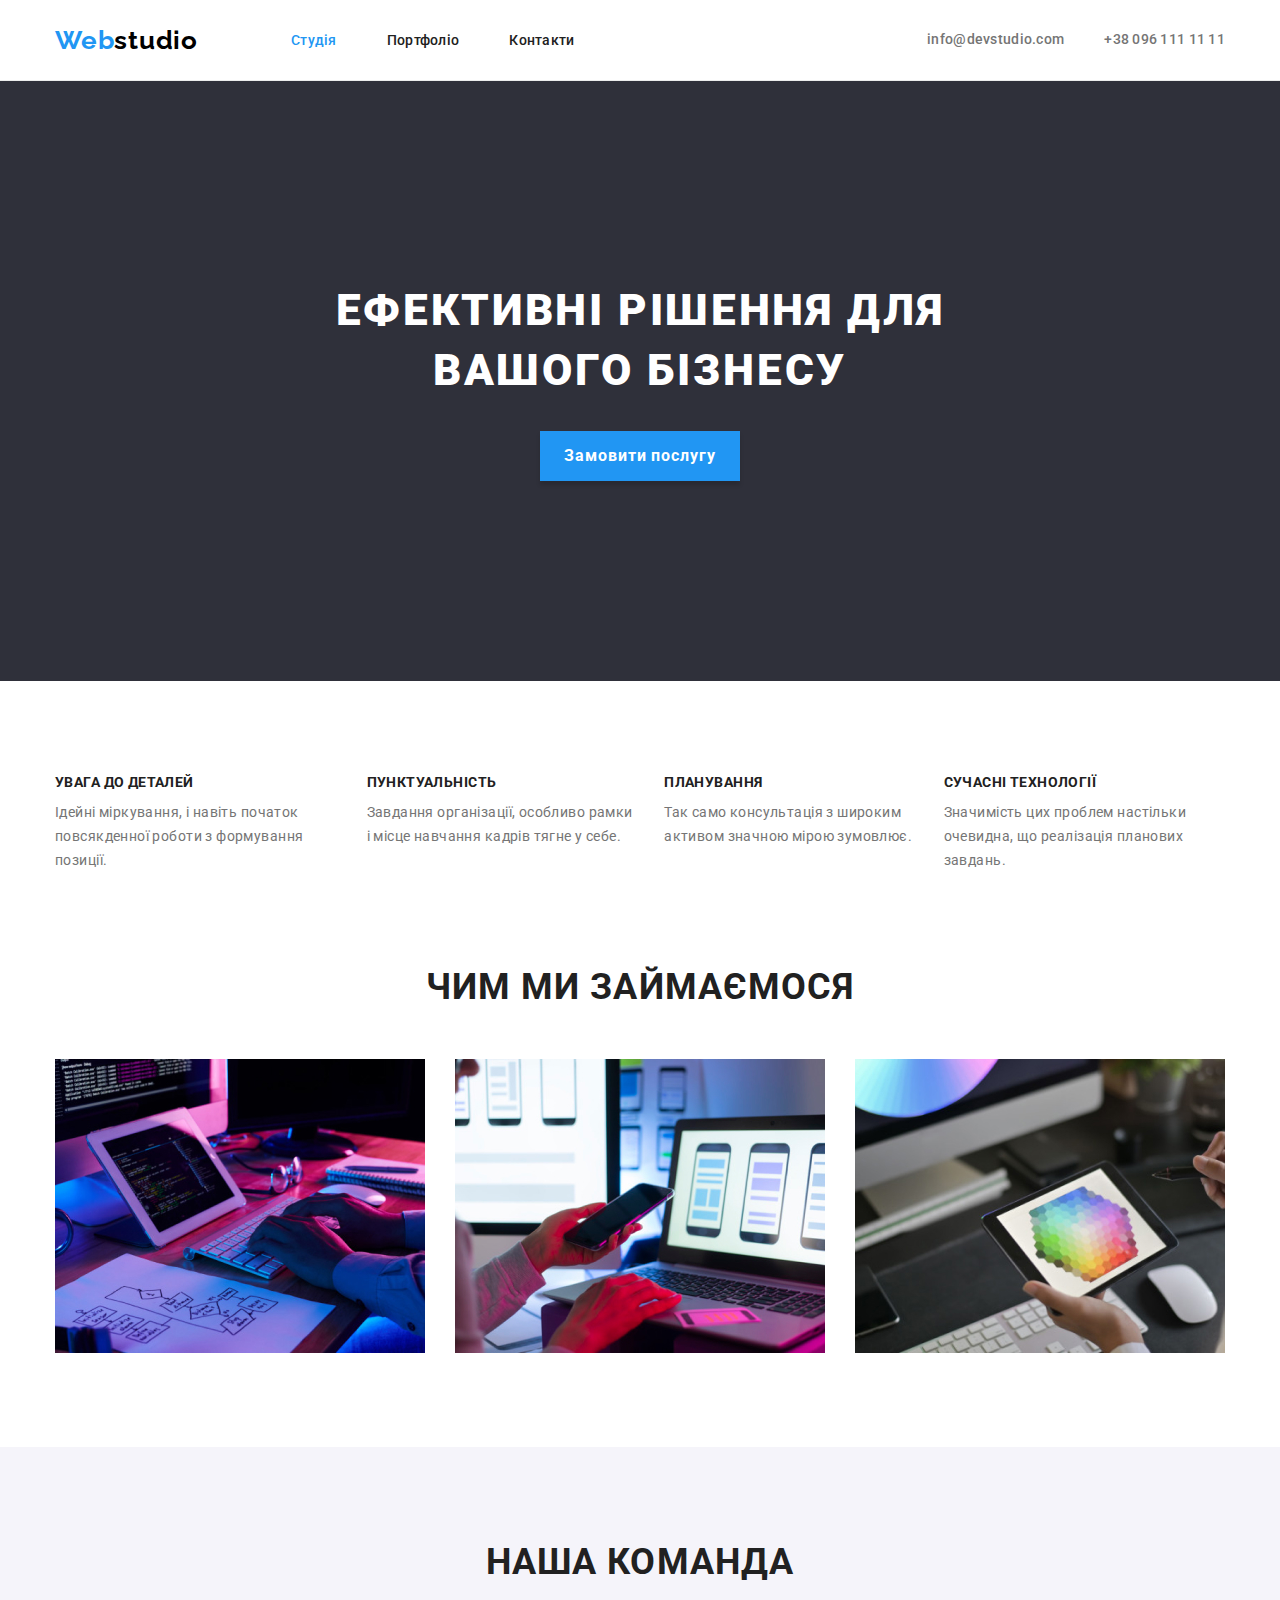
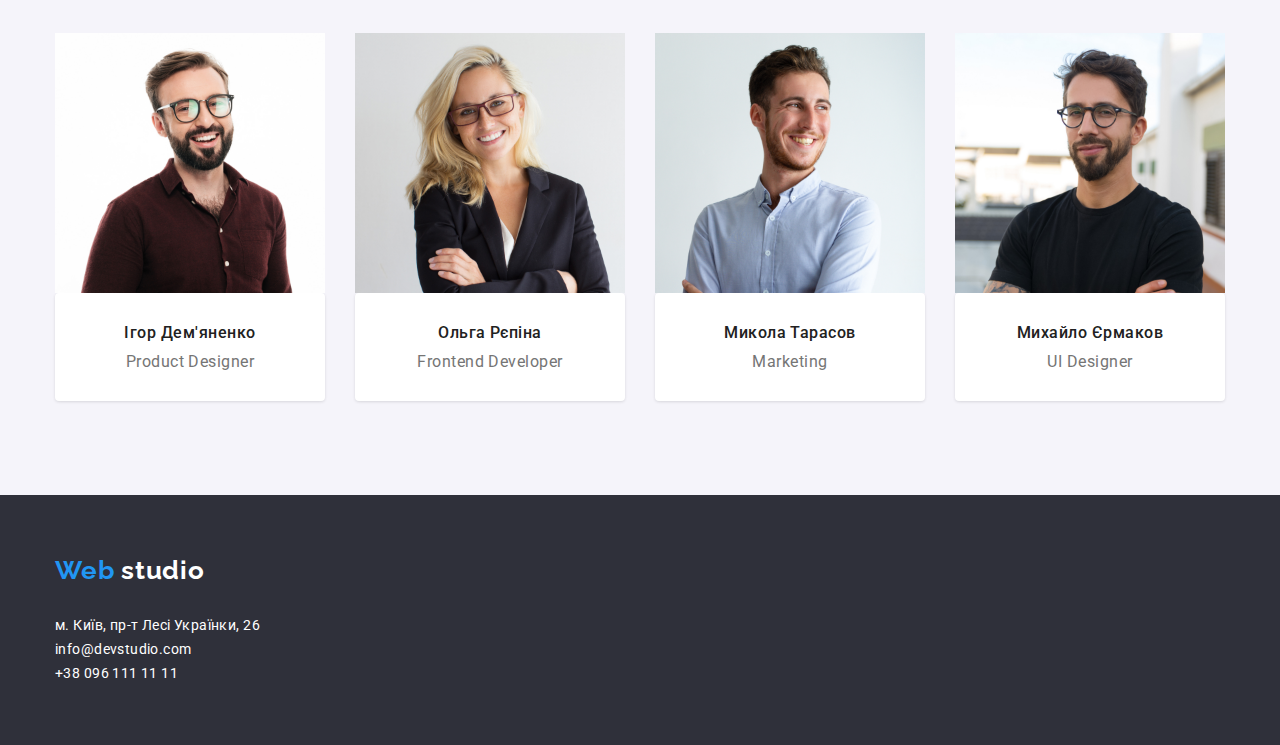
<file: index.html>
<!DOCTYPE html>
<html lang="uk">
  <head>
    <meta charset="UTF-8" />
    <meta http-equiv="X-UA-Compatible" content="IE=edge" />
    <meta name="viewport" content="width=device-width, initial-scale=1.0" />
    <title>Homework3</title>
    <!--Fonts-->
    <link rel="preconnect" href="https://fonts.googleapis.com" />
    <link rel="preconnect" href="https://fonts.gstatic.com" crossorigin />
    <link
      href="https://fonts.googleapis.com/css2?family=Raleway:wght@700&family=Roboto:wght@400;500;700;900&display=swap"
      rel="stylesheet"
    />
    <!--normalize-->
    <link
      rel="stylesheet"
      href="https://cdnjs.cloudflare.com/ajax/libs/modern-normalize/1.1.0/modern-normalize.min.css"
    />
    <!--styles-->
    <link rel="stylesheet" href="./css/style.css" />
  </head>
  <body>
    <!--Шапка-->
    <header class="header">
      <div class="container">
        <div class="header-container header-logo">
          <a class="logo" lang="en" href="./index.html">
            <span class="accent">Web</span>studio</a
          >
          <!-- Навігація-->
          <nav class="navigation">
            <ul class="navigation-item">
              <li>
                <a class="nav-content current" href="./index.html">Студія </a>
              </li>
              <li>
                <a class="nav-content" href="./portfolio.html">Портфоліо</a>
              </li>
              <li>
                <a class="nav-content" href="#">Контакти</a>
              </li>
            </ul>
          </nav>

          <ul class="contact-card">
            <li>
              <a
                href="mailto:info@devstudio.com"
                class="contact-card contact-link"
                >info@devstudio.com</a
              >
            </li>
            <li>
              <a href="tel:+380961111111" class="contact-card contact-link"
                >+38 096 111 11 11</a
              >
            </li>
          </ul>
        </div>
      </div>
    </header>

    <!-- Main-->
    <main>
      <section class="section hero">
        <div class="container">
          <h1 class="hero-title">Ефективні рішення для вашого бізнесу</h1>
          <button class="hero-btn">Замовити послугу</button>
        </div>
      </section>
      <section class="section advantage">
        <div class="container">
          <h2 hidden>переваги</h2>
          <ul class="advantage-list">
            <li class="advantage-item">
              <h3 class="advantage-title">увага до деталей</h3>
              <p class="advantage-text">
                Ідейні міркування, і навіть початок повсякденної роботи з
                формування позиції.
              </p>
            </li>
            <li class="advantage-item">
              <h3 class="advantage-title">пунктуальність</h3>
              <p class="advantage-text">
                Завдання організації, особливо рамки і місце навчання кадрів
                тягне у себе.
              </p>
            </li>
            <li class="advantage-item">
              <h3 class="advantage-title">планування</h3>
              <p class="advantage-text">
                Так само консультація з широким активом значною мірою зумовлює.
              </p>
            </li>
            <li class="advantage-item">
              <h3 class="advantage-title">сучасні технології</h3>
              <p class="advantage-text">
                Значимість цих проблем настільки очевидна, що реалізація
                планових завдань.
              </p>
            </li>
          </ul>
        </div>
      </section>

      <section class="section">
        <div class="container">
          <h2 class="direction-title">чим ми займаємося</h2>
          <ul class="direction-card">
            <li class="direction-list">
              <img
                src="./images/img.jpg"
                alt=" men hands on laptop"
                width="370"
                height="294"
              />
            </li>

            <li class="direction-list">
              <img
                src="./images/img2.jpg"
                alt="women with phone"
                width="370"
                height="294"
              />
            </li>

            <li class="direction-list">
              <img
                src="./images/img3.jpg"
                alt="mosaic picture on tablet"
                width="370"
                height="294"
              />
            </li>
          </ul>
        </div>
      </section>

      <section class="section team">
        <div class="container">
          <h2 class="team-title">наша команда</h2>
          <div class="team">
            <ul class="team-card">
              <li class="item-team-card">
                <img
                  class="teamate"
                  src="./images/photo1.jpg"
                  alt="man with a beard"
                  width="270"
                  height="260"
                />
                <div class="team-members">
                  <h3 class="team-workers">Ігор Дем'яненко</h3>
                  <p class="team-professions" lang="en">Product Designer</p>
                </div>
              </li>
              <li>
                <img
                  class="teamate"
                  src="./images/photo2.jpg"
                  alt="women in a jacket"
                  width="270"
                  height="260"
                />
                <div class="team-members">
                  <h3 class="team-workers">Ольга Рєпіна</h3>
                  <p class="team-professions" lang="en">Frontend Developer</p>
                </div>
              </li>

              <li>
                <img
                  class="teamate"
                  src="./images/photo3.jpg"
                  alt="man in a shirt"
                  width="270"
                  height="260"
                />
                <div class="team-members">
                  <h3 class="team-workers">Микола Тарасов</h3>
                  <p class="team-professions" lang="en">Marketing</p>
                </div>
              </li>

              <li>
                <img
                  class="teamate"
                  src="./images/photo4.jpg"
                  alt="man in a t-shirt"
                  width="270"
                  height="260"
                />
                <div class="team-members">
                  <h3 class="team-workers">Михайло Єрмаков</h3>
                  <p class="team-professions" lang="en">UI Designer</p>
                </div>
              </li>
            </ul>
          </div>
        </div>
      </section>
    </main>

    <!--Футер-->

    <footer class="footer">
      <div class="container">
        <a class="logo footer-logo" lang="en" href="./index.html"
          ><span class="accent">Web</span>
          <span class="span-logo">studio</span>
        </a>

        <address>
          <ul>
            <li class="footer-item">
              <a
                class="footer-link"
                href="https://www.google.com.ua/maps/place/%D0%B1%D1%83%D0%BB%D1%8C%D0%B2%D0%B0%D1%80+%D0%9B%D0%B5%D1%81%D1%96+%D0%A3%D0%BA%D1%80%D0%B0%D1%97%D0%BD%D0%BA%D0%B8,+26,+%D0%9A%D0%B8%D1%97%D0%B2,+02000/@50.4265807,30.5361971,17z/data=!3m1!4b1!4m5!3m4!1s0x40d4cf0e033ecbe9:0x57a4dffefec77da0!8m2!3d50.4265807!4d30.5383859?hl=uk"
                target="_blank"
                rel="noopener noreferrer"
                >м. Київ, пр-т Лесі Українки, 26</a
              >
            </li>

            <li class="footer-item">
              <a href="mailto:info@devstudio.com" class="footer-link"
                >info@devstudio.com</a
              >
            </li>
            <li class="footer-item">
              <a href="tel:+380961111111" class="footer-link"
                >+38 096 111 11 11</a
              >
            </li>
          </ul>
        </address>
      </div>
    </footer>
  </body>
</html>
</file>
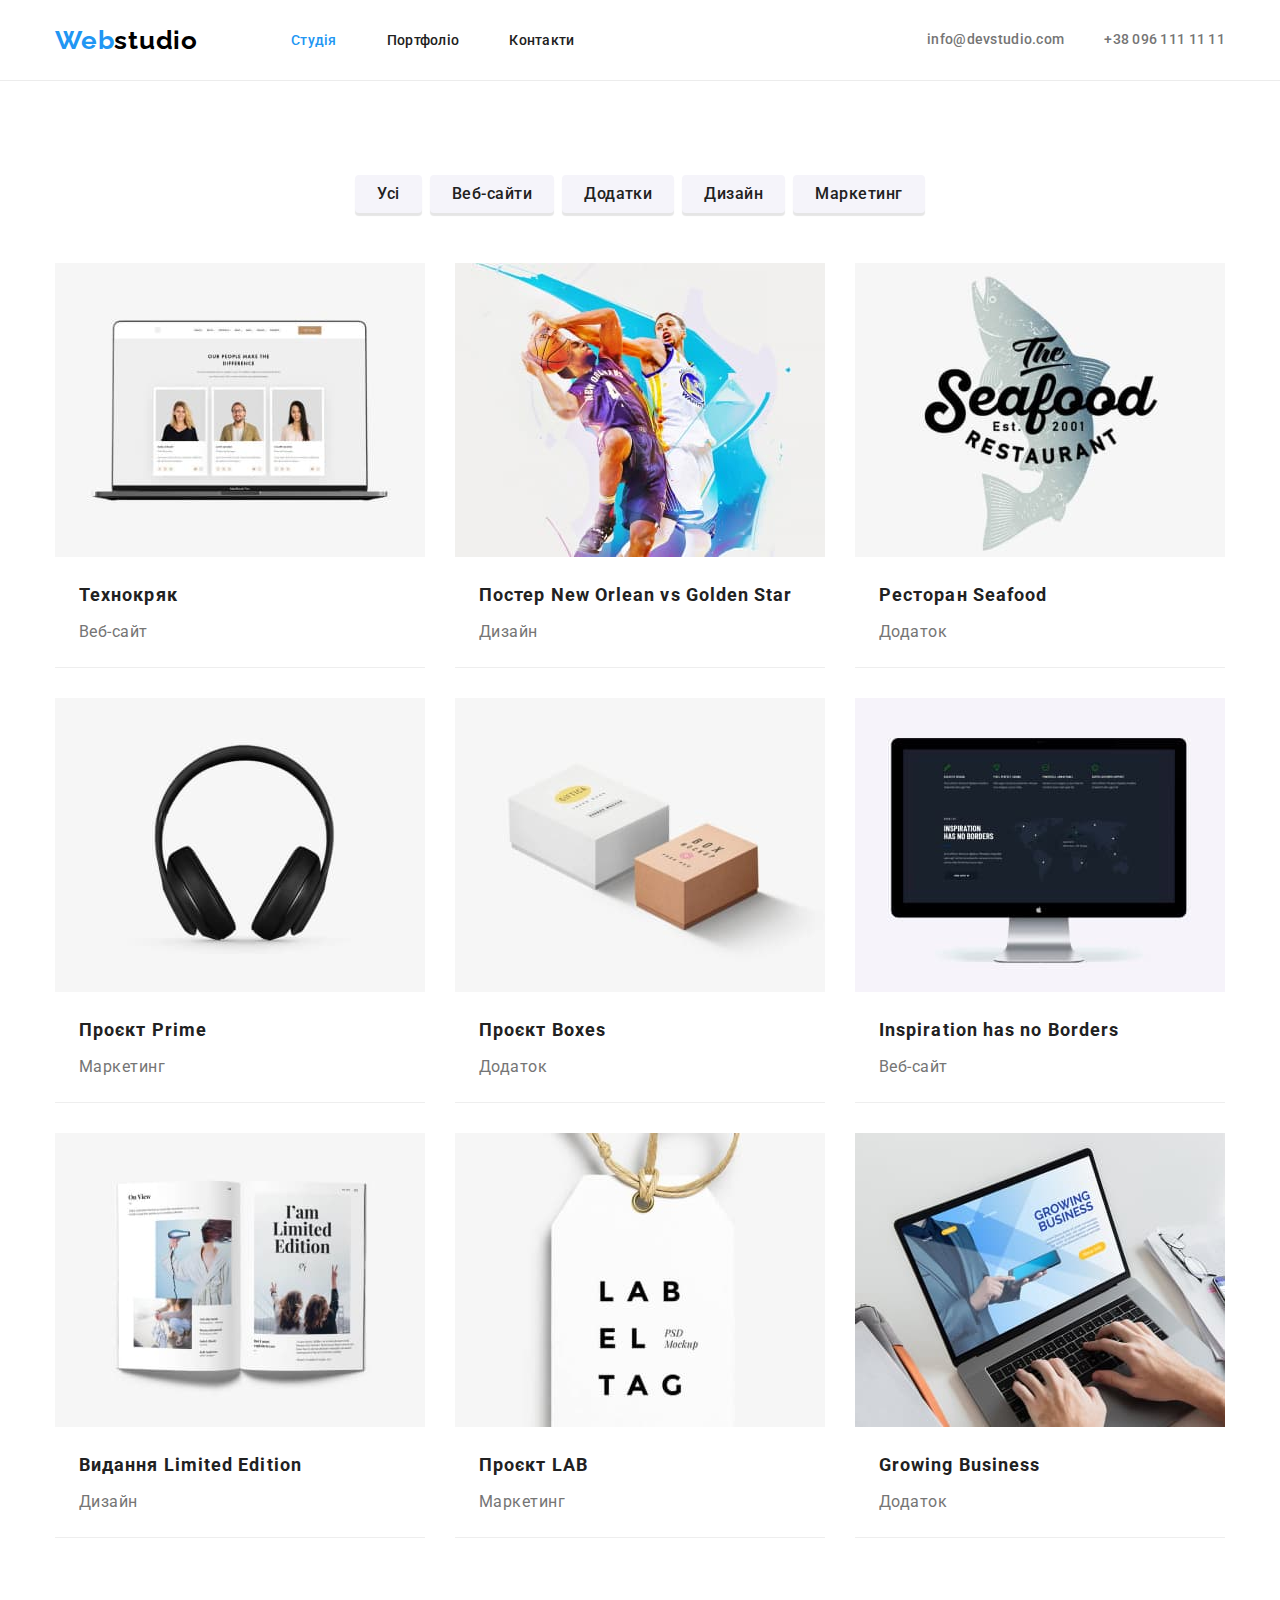
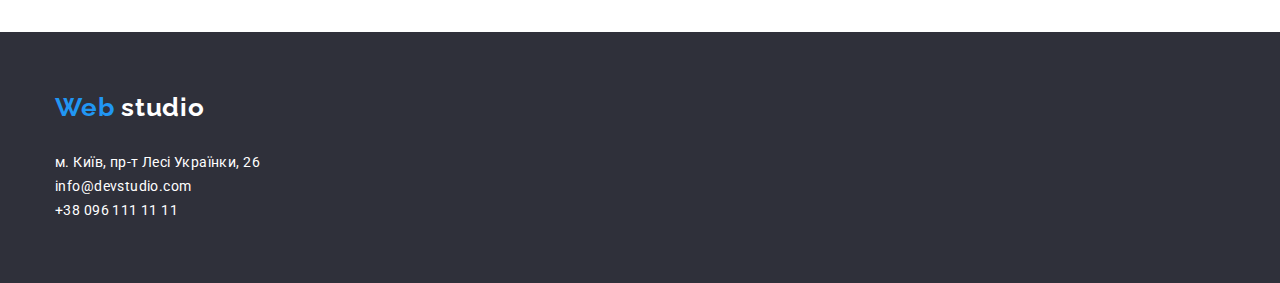
<file: portfolio.html>
<!DOCTYPE html>
<html lang="uk">
  <head>
    <meta charset="UTF-8" />
    <meta http-equiv="X-UA-Compatible" content="IE=edge" />
    <meta name="viewport" content="width=device-width, initial-scale=1.0" />
    <title>Homework3</title>
    <!--Fonts-->
    <link rel="preconnect" href="https://fonts.googleapis.com" />
    <link rel="preconnect" href="https://fonts.gstatic.com" crossorigin />
    <link
      href="https://fonts.googleapis.com/css2?family=Raleway:wght@700&family=Roboto:wght@400;500;700;900&display=swap"
      rel="stylesheet"
    />
    <!--normalize-->
    <link
      rel="stylesheet"
      href="https://cdnjs.cloudflare.com/ajax/libs/modern-normalize/1.1.0/modern-normalize.min.css"
    />
    <!--styles-->
    <link rel="stylesheet" href="./css/style.css" />
  </head>
  <body>
    <!--Шапка-->
    <header class="header">
      <div class="container">
        <div class="header-container header-logo">
          <a class="logo" lang="en" href="./index.html">
            <span class="accent">Web</span>studio</a
          >
          <!-- Навігація-->
          <nav class="navigation">
            <ul class="navigation-item">
              <li>
                <a class="nav-content current" href="./index.html">Студія </a>
              </li>
              <li>
                <a class="nav-content" href="./portfolio.html">Портфоліо</a>
              </li>
              <li>
                <a class="nav-content" href="#">Контакти</a>
              </li>
            </ul>
          </nav>

          <ul class="contact-card">
            <li>
              <a
                href="mailto:info@devstudio.com"
                class="contact-card contact-link"
                >info@devstudio.com</a
              >
            </li>
            <li>
              <a href="tel:+380961111111" class="contact-card contact-link"
                >+38 096 111 11 11</a
              >
            </li>
          </ul>
        </div>
      </div>
    </header>

    <!-- Main portfolio-->
    <main>
      <section class="section">
        <div class="container">
          <h1 hidden class="portfolio">portfolio</h1>
          <div class="cards">
            <ul class="button-cards">
              <li class="bottoms-item">
                <button class="buttons" type="button">Усі</button>
              </li>
              <li class="bottoms-item">
                <button class="buttons" type="button">Веб-сайти</button>
              </li>
              <li class="bottoms-item">
                <button class="buttons" type="button">Додатки</button>
              </li>
              <li class="bottoms-item">
                <button class="buttons" type="button">Дизайн</button>
              </li>
              <li class="bottoms-item">
                <button class="buttons" type="button">Маркетинг</button>
              </li>
            </ul>
          </div>
          <div class="project">
            <ul class="project-cards">
              <li class="project-list">
                <a href="#">
                  <img
                    class="project-img"
                    src="./images/plogo1.jpg"
                    alt="laptop with people"
                    width="370"
                    height="294"
                  />
                  <div class="list-box">
                    <h2 class="project-title">Технокряк</h2>
                    <p class="project-work">Веб-сайт</p>
                  </div>
                </a>
              </li>
              <li class="project-list">
                <a href="#">
                  <img
                    class="project-img"
                    src="./images/plogo2.jpg"
                    alt="basketball players"
                    width="370"
                    height="294"
                  />
                  <div class="list-box">
                    <h2 class="project-title">
                      Постер <span lang="en"> New Orlean vs Golden Star</span>
                    </h2>
                    <p class="project-work">Дизайн</p>
                  </div>
                </a>
              </li>
              <li class="project-list">
                <a href="#">
                  <img
                    class="project-img"
                    src="./images/plogo3.jpg"
                    alt="restaurant advertisement"
                    width="370"
                    height="294"
                  />
                  <div class="list-box">
                    <h2 class="project-title">
                      Ресторан <span lang="en">Seafood</span>
                    </h2>
                    <p class="project-work">Додаток</p>
                  </div>
                </a>
              </li>
              <li class="project-list">
                <a href="#">
                  <img
                    class="project-img"
                    src="./images/plogo4.jpg"
                    alt="headphones"
                    width="370"
                    height="294"
                  />
                  <div class="list-box">
                    <h2 class="project-title">
                      Проєкт <span lang="en">Prime</span>
                    </h2>
                    <p class="project-work">Маркетинг</p>
                  </div>
                </a>
              </li>
              <li class="project-list">
                <a href="#">
                  <img
                    class="project-img"
                    src="./images/plogo5.jpg"
                    alt="boxes"
                    width="370"
                    height="294"
                  />
                  <div class="list-box">
                    <h2 class="project-title">
                      Проєкт <span lang="en">Boxes</span>
                    </h2>
                    <p class="project-work">Додаток</p>
                  </div>
                </a>
              </li>
              <li class="project-list">
                <a href="#">
                  <img
                    class="project-img"
                    src="./images/plogo6.jpg"
                    alt="laptop"
                    width="370"
                    height="294"
                  />
                  <div class="list-box">
                    <h2 class="project-title" lang="en">
                      Inspiration has no Borders
                    </h2>
                    <p class="project-work">Веб-сайт</p>
                  </div>
                </a>
              </li>
              <li class="project-list">
                <a href="#">
                  <img
                    class="project-img"
                    src="./images/plogo7.jpg"
                    alt="book with people"
                    width="370"
                    height="294"
                  />
                  <div class="list-box">
                    <h2 class="project-title">
                      Видання <span lang="en">Limited Edition</span>
                    </h2>
                    <p class="project-work">Дизайн</p>
                  </div>
                </a>
              </li>
              <li class="project-list">
                <a href="#">
                  <img
                    class="project-img"
                    src="./images/plogo8.jpg"
                    alt="plate"
                    width="370"
                    height="294"
                  />
                  <div class="list-box">
                    <h2 class="project-title">
                      Проєкт <span lang="en">LAB</span>
                    </h2>
                    <p class="project-work">Маркетинг</p>
                  </div>
                </a>
              </li>
              <li class="project-list">
                <a href="#">
                  <img
                    class="project-img"
                    src="./images/plogo9.jpg"
                    alt="a man is typing on a laptop"
                    width="370"
                    height="294"
                  />
                  <div class="list-box">
                    <h2 class="project-title" lang="en">Growing Business</h2>
                    <p class="project-work">Додаток</p>
                  </div>
                </a>
              </li>
            </ul>
          </div>
        </div>
      </section>
    </main>
    <!--Футер-->

    <footer class="footer">
      <div class="container">
        <a class="logo footer-logo" lang="en" href="./index.html"
          ><span class="accent">Web</span>
          <span class="span-logo">studio</span>
        </a>

        <address>
          <ul>
            <li class="footer-item">
              <a
                class="footer-link"
                href="https://www.google.com.ua/maps/place/%D0%B1%D1%83%D0%BB%D1%8C%D0%B2%D0%B0%D1%80+%D0%9B%D0%B5%D1%81%D1%96+%D0%A3%D0%BA%D1%80%D0%B0%D1%97%D0%BD%D0%BA%D0%B8,+26,+%D0%9A%D0%B8%D1%97%D0%B2,+02000/@50.4265807,30.5361971,17z/data=!3m1!4b1!4m5!3m4!1s0x40d4cf0e033ecbe9:0x57a4dffefec77da0!8m2!3d50.4265807!4d30.5383859?hl=uk"
                target="_blank"
                rel="noopener noreferrer"
                >м. Київ, пр-т Лесі Українки, 26</a
              >
            </li>

            <li class="footer-item">
              <a href="mailto:info@devstudio.com" class="footer-link"
                >info@devstudio.com</a
              >
            </li>
            <li class="footer-item">
              <a href="tel:+380961111111" class="footer-link"
                >+38 096 111 11 11</a
              >
            </li>
          </ul>
        </address>
      </div>
    </footer>
  </body>
</html>
</file>
<file: css/style.css>
:root {
  --primary-text-color: #212121;
  --title-text-color: #757575;
  --accent-color: #2196f3;
  --primary-white-color: #ffffff;
  --primary-background-color: #ffffff;
  --logo-color: #000000;
  --hero-background-color: #2f303a;
  --footer-background-color: #2f303a;
  --btn-background-color: #188ce8;
  --team-background-color: #f5f4fa;
  --header-border-color: #ececec;
  --project-border-color: #eeeeee;
}
html {
  box-sizing: border-box;
}
*,
*::before,
*::after {
  box-sizing: inherit;
}

/*--для Боді*/
body {
  background-color: var(--primary-background-color);
  color: var(--primary-text-color);
  font-family: "Roboto", sans-serif;
}

h1,
h2,
h3,
h4,
h5,
h6,
p,
ul {
  margin: 0;
  padding: 0;
}
ul {
  list-style: none;
}

h2,
h3,
p,
li,
a {
  text-decoration: none;
  list-style-type: none;
}
img {
  display: block;
  max-width: 100%;
  height: auto;
}
/*Шапка*/

.header {
  border-bottom-width: 1px;
  border-bottom-style: solid;
  border-bottom-color: var(--header-border-color);
}

.container {
  width: 1200px;
  margin: 0 auto;
  padding-left: 15px;
  padding-right: 15px;
}
/*.header-logo {
  padding-top: 24px;
  padding-bottom: 25px;
}*/

.logo {
  /* padding-top: 24px;
  padding-bottom: 25px;*/
  color: var(--logo-color);
  font-family: "Raleway", sans-serif;
  font-weight: 700;
  font-size: 26px;
  line-height: 1.19;
  letter-spacing: 0.03em;
}
.accent {
  color: var(--accent-color);
}
.header-container {
  display: flex;
  align-items: center;
  /*width: 100%;
  align-items: center;
  justify-content: space-between;
  flex-grow: 1;
  gap: 93px;*/
}
.navigation {
  margin-left: 93px;
}
/* display: flex;
  align-items: center;
  flex-direction: row;
  flex-grow: 1;
  justify-content: space-between;
}*/

.navigation-item {
  display: flex;
  flex-direction: row;
  align-items: center;
  gap: 50px;
}

.contact-card {
  display: flex;
  align-items: center;
  gap: 40px;
  margin-left: auto;
}

.nav-content {
  padding-top: 32px;
  padding-bottom: 32px;
  color: var(--primary-text-color);
  font-weight: 500;
  font-size: 14px;
  line-height: 1.14;
  letter-spacing: 0.02em;
}
.current {
  color: var(--accent-color);
}

.nav-content:hover,
.nav-content:focus {
  color: var(--accent-color);
}
.contact-link {
  padding-top: 32px;
  padding-bottom: 32px;

  color: var(--title-text-color);
  font-weight: 500;
  font-size: 14px;
  line-height: 1.14;
  letter-spacing: 0.02em;
  text-decoration: none;
}
.contact-link:hover,
.contact-link:focus {
  color: var(--accent-color);
}
/*Main content*/
.section {
  max-width: 100%;
  padding-top: 94px;
  padding-bottom: 94px;
}

.hero {
  background-color: var(--hero-background-color);
  padding: 200px 0;
  text-align: center;
}

.hero-title {
  width: 696px;
  margin: 0 auto 30px;

  color: var(--primary-white-color);
  font-weight: 900;
  font-size: 44px;
  line-height: 1.36;
  text-align: center;
  letter-spacing: 0.06em;
  text-transform: uppercase;
}
.hero-btn {
  margin: 0 auto;
  padding: 10px 24px;
  color: var(--primary-white-color);
  background-color: var(--accent-color);
  box-shadow: 0px 4px 4px rgba(0, 0, 0, 0.15);
  border: none;

  font-weight: 700;
  font-size: 16px;
  line-height: 1.88;
  display: block;
  align-items: center;
  text-align: center;
  letter-spacing: 0.06em;
}
.hero-btn:hover,
.hero-btn:focus {
  background-color: var(--btn-background-color);
}
/* section переваги*/
.advantage {
  padding-bottom: 0;
}

.advantage-list {
  display: flex;
  flex-direction: row;
  align-items: flex-start;
  /*flex-basis: calc(100% / 4- 90px);*/
  gap: 30px;
}
.advantage-title {
  margin-bottom: 10px;

  padding-bottom: 0;
  color: var(--primary-text-color);
  font-weight: 700;
  font-size: 14px;
  line-height: 1.14;
  letter-spacing: 0.03em;
  text-transform: uppercase;
}
.advantage-text {
  color: var(--title-text-color);
  font-size: 14px;
  line-height: 1.71;
  letter-spacing: 0.03em;
}
/*section чим ми займаємось*/
.direction-card {
  display: flex;
  justify-content: space-between;
  gap: 30px;
}
.direction-title,
.team-title {
  padding-top: 0;
  margin-bottom: 50px;
  color: var(--primary-text-color);
  font-weight: 700;
  font-size: 36px;
  line-height: 1.17;
  text-align: center;
  letter-spacing: 0.03em;
  text-transform: uppercase;
}
/* section team*/
.team {
  background-color: var(--team-background-color);
}
.team-card {
  display: flex;
  flex-direction: row;
  align-items: center;
  justify-content: space-between;
  gap: 30px;
}

/*.teamate {
  background-color: var(--primary-white-color);*/

.team-members {
  padding: 30px 10px;
  background-color: var(--primary-white-color);
  border-radius: 4px;
  box-shadow: 0px 2px 1px 0px #00000033;
  box-shadow: 0px 1px 1px 0px #00000024;
  box-shadow: 0px 1px 3px 0px #0000001f;
}
.team-workers {
  margin-bottom: 10px;

  color: var(--primary-text-color);
  font-weight: 500;
  font-size: 16px;
  line-height: 1.19;
  text-align: center;
  letter-spacing: 0.03em;
}
.team-professions {
  color: var(--title-text-color);
  font-size: 16px;
  line-height: 1.19;
  text-align: center;
  letter-spacing: 0.03em;
}
/*footer*/
.footer {
  padding: 60px 0;
  background-color: var(--footer-background-color);
}
.footer-accent {
  color: var(--accent-color);
  font-family: "Raleway", sans-serif;
  font-weight: 700;
  font-size: 26px;
  line-height: 1.19;
  letter-spacing: 0.03em;
  text-decoration: none;
}
.footer-logo {
  display: block;
  margin-bottom: 28px;
}

.span-logo {
  /* margin-bottom: 28px;*/

  color: var(--primary-white-color);
  font-family: "Raleway", sans-serif;
  font-weight: 700;
  font-size: 26px;
  line-height: 1.19;
  letter-spacing: 0.03em;
  text-decoration: none;
}
.footer-item :not(:last-child) {
  margin-bottom: 12px;
}
.footer-link {
  display: block;

  color: var(--primary-white-color);
  font-family: "Roboto", sans-serif;
  font-style: normal;
  font-size: 14px;
  line-height: 1.71;
  letter-spacing: 0.03em;
  text-decoration: none;
}
.footer-link:hover,
:focus {
  color: rgba(255, 255, 255, 0.6);
}
/*-- PORTFOLIO main--*/
.buttons {
  padding: 6px 22px;
  margin-bottom: 50px;
  cursor: pointer;
  box-shadow: 0px 2px 2px 0px #0000001f;
  box-shadow: 0px 1px 2px 0px #00000014;
  box-shadow: 0px 3px 1px 0px #0000001a;
  border: none;
  border-radius: 4px;

  font-family: inherit;
  color: var(--primary-text-color);
  background-color: var(--team-background-color);

  font-weight: 500;
  font-size: 16px;
  line-height: 1.62;
  text-align: center;
  letter-spacing: 0.03em;
  text-decoration: none;
}

.buttons:hover,
.buttons:focus {
  color: var(--primary-white-color);
  background-color: var(--accent-color);
}
/*.cards{
  display: flex;
  flex-direction: row;
    align-items: center;
    justify-content:center;
}*/

.button-cards {
  display: flex;
  flex-direction: row;
  align-items: center;
  justify-content: center;
  gap: 8px;
}

/*--Projects*/
.list-box {
  padding: 20px 24px;
}

.project-title {
  margin-bottom: 4px;
  color: var(--primary-text-color);
  font-weight: 700;
  font-size: 18px;
  line-height: 2;
  letter-spacing: 0.06em;
  text-decoration: none;
  
}
.project-work {
  color: var(--title-text-color);
  font-weight: 400;
  font-size: 16px;
  line-height: 1.88;
  letter-spacing: 0.03em;
  text-decoration: none;
}
.project {
  display: block;
}
.project-cards {
  display: flex;
  flex-wrap: wrap;
  flex-direction: row;
  align-items: flex-start;
  flex-basis: calc(100% / 3 - 60px);
  gap: 30px;
}
.project-list {
  display: flex;
  flex-direction: row;
  align-items: center;
  justify-content: space-between;
  border-bottom-width: 1px;
  border-bottom-style: solid;
  border-bottom-color: var(--project-border-color);
}
</file>
